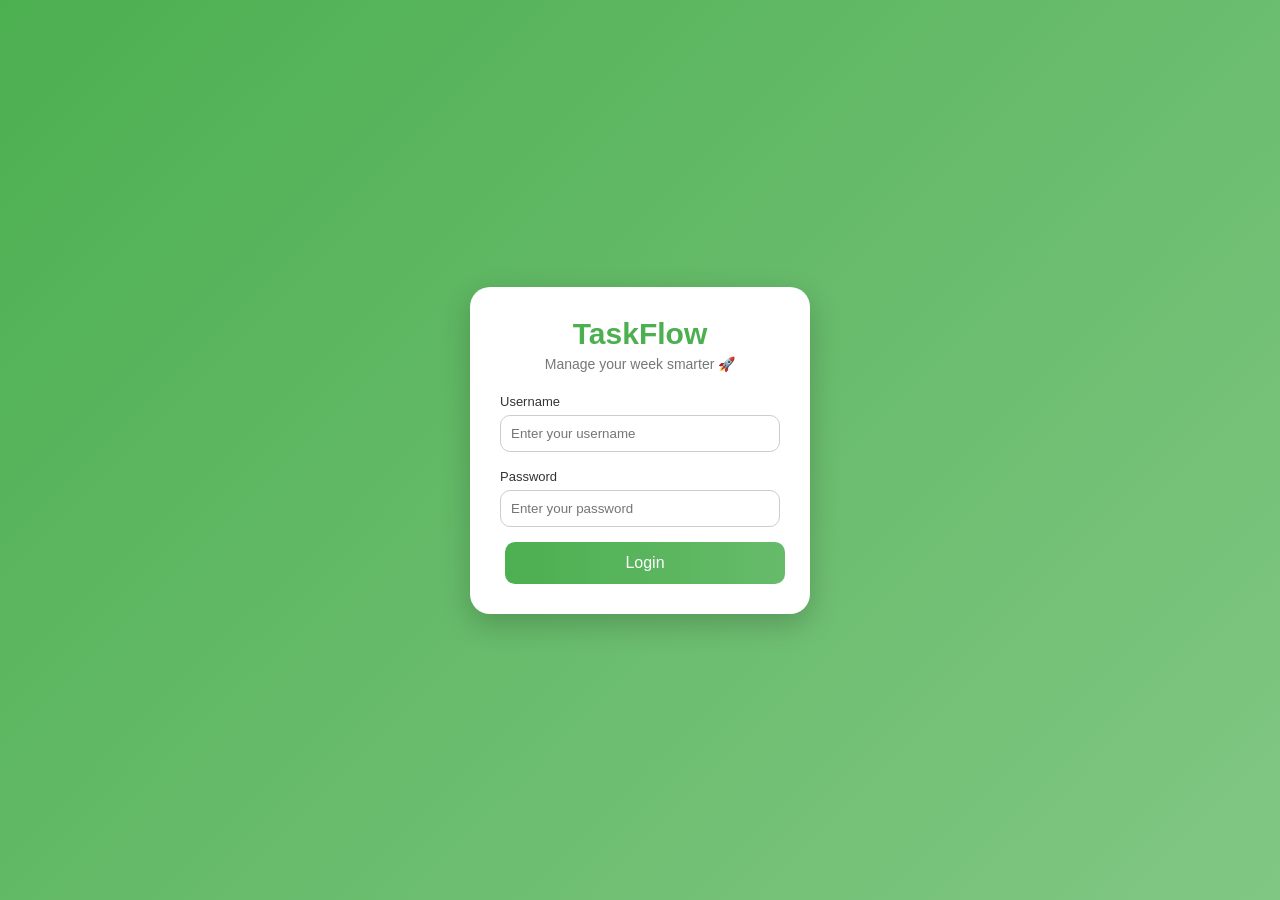
<file: index.html>
<!DOCTYPE html>
<html>
<head>
  <title>TaskFlow Dashboard - Login</title>
  <link rel="stylesheet" href="style.css">
</head>
<body>

<div class="login-container">
  <div class="login-box">

    <h1 class="app-name">TaskFlow</h1>
    <p class="tagline">Manage your week smarter 🚀</p>

    <div class="input-group">
      <label>Username</label>
      <input id="username" type="text" placeholder="Enter your username">
    </div>

    <div class="input-group">
      <label>Password</label>
      <input id="password" type="password" placeholder="Enter your password">
    </div>

    <button onclick="login()">Login</button>

  </div>
</div>

<script>
function login() {
  let user = document.getElementById("username").value;
  let pass = document.getElementById("password").value;

  if(user && pass){
    localStorage.setItem("user", user);
    window.location.href = "dashboard.html";
  } else {
    alert("Please enter username and password");
  }
}
</script>

</body>
</html>
</file>
<file: style.css>
/* RESET */
* {
  margin: 0;
  padding: 0;
  box-sizing: border-box;
}

/* BODY */
body {
  font-family: 'Segoe UI', sans-serif;
  background: #f4f6f9;
  transition: 0.3s;
}

/* DARK MODE */
.dark {
  background: #121212;
  color: #ffffff;
}

/* ================= LOGIN PAGE ================= */

.login-container {
  display: flex;
  justify-content: center;
  align-items: center;
  height: 100vh;
  background: linear-gradient(135deg, #4caf50, #81c784);
}

.login-box {
  width: 340px;
  padding: 30px;
  background: #ffffff;
  border-radius: 20px;
  text-align: center;
  box-shadow: 0 10px 30px rgba(0,0,0,0.2);
  animation: fadeIn 0.6s ease;
}

/* App Name */
.app-name {
  font-size: 30px;
  color: #4caf50;
  margin-bottom: 5px;
}

.tagline {
  font-size: 14px;
  color: #777;
  margin-bottom: 20px;
}

/* Input group */
.input-group {
  text-align: left;
  margin-bottom: 15px;
}

.input-group label {
  font-size: 13px;
  color: #333;
}

.input-group input {
  width: 100%;
  padding: 10px;
  border-radius: 10px;
  border: 1px solid #ccc;
  margin-top: 5px;
  outline: none;
  transition: 0.2s;
}

.input-group input:focus {
  border-color: #4caf50;
}

/* Login button */
.login-box button {
  width: 100%;
  padding: 12px;
  border: none;
  background: linear-gradient(90deg, #4caf50, #66bb6a);
  color: white;
  border-radius: 10px;
  cursor: pointer;
  font-size: 16px;
  transition: 0.3s;
}

.login-box button:hover {
  transform: scale(1.03);
  background: linear-gradient(90deg, #43a047, #66bb6a);
}

/* ================= DASHBOARD ================= */

.app {
  max-width: 1100px;
  margin: auto;
  padding: 20px;
}

/* Header */
.header {
  display: flex;
  justify-content: space-between;
  align-items: center;
  margin-bottom: 10px;
}

.header h2 {
  font-size: 22px;
}

/* Buttons */
button {
  padding: 8px 12px;
  border: none;
  border-radius: 8px;
  background: #4caf50;
  color: white;
  cursor: pointer;
  margin-left: 5px;
}

button:hover {
  background: #388e3c;
}

/* Cards */
.card {
  background: #ffffff;
  padding: 15px;
  margin: 10px 0;
  border-radius: 15px;
  box-shadow: 0 5px 15px rgba(0,0,0,0.05);
  transition: 0.3s;
}

.card:hover {
  transform: translateY(-3px);
}

/* Dark mode cards */
.dark .card {
  background: #1e1e1e;
  box-shadow: none;
}

/* Top cards */
.top-cards {
  display: flex;
  gap: 10px;
  flex-wrap: wrap;
}

.top-cards .card {
  flex: 1;
  min-width: 150px;
  text-align: center;
}

.top-cards h3 {
  font-size: 22px;
  color: #4caf50;
}

.top-cards p {
  font-size: 13px;
  color: #777;
}

/* Planner */
#planner {
  margin-top: 15px;
}

.day {
  background: #ffffff;
  padding: 12px;
  margin: 10px 0;
  border-radius: 12px;
  transition: 0.3s;
}

.day h3 {
  margin-bottom: 5px;
}

.dark .day {
  background: #1e1e1e;
}

/* Inputs */
input {
  width: 100%;
  padding: 8px;
  border-radius: 8px;
  border: 1px solid #ccc;
  margin-top: 5px;
  outline: none;
}

input:focus {
  border-color: #4caf50;
}

/* Charts */
canvas {
  max-height: 220px;
}

/* ================= ANIMATIONS ================= */

@keyframes fadeIn {
  from {
    opacity: 0;
    transform: translateY(15px);
  }
  to {
    opacity: 1;
    transform: translateY(0);
  }
}

/* ================= RESPONSIVE ================= */

@media (max-width: 768px) {
  .top-cards {
    flex-direction: column;
  }

  .app {
    padding: 15px;
  }

  .login-box {
    width: 90%;
  }
}
</file>
